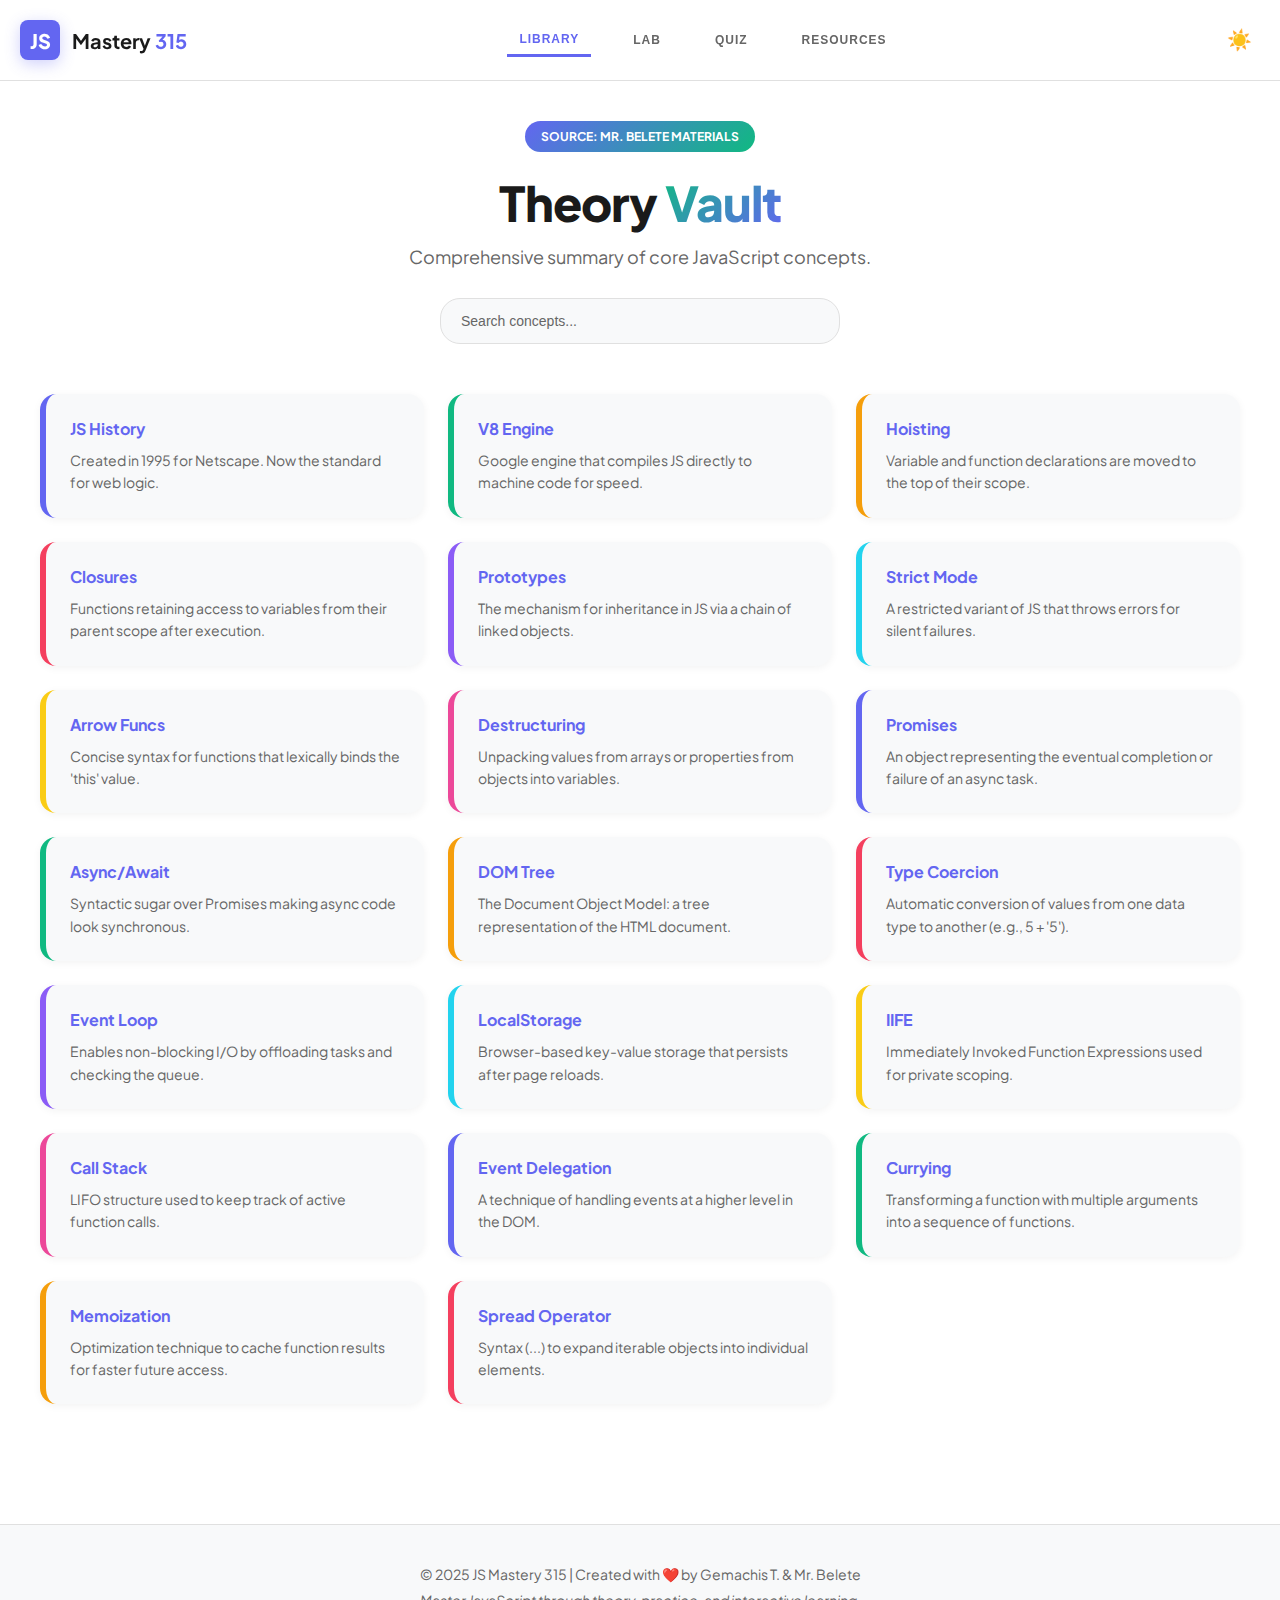
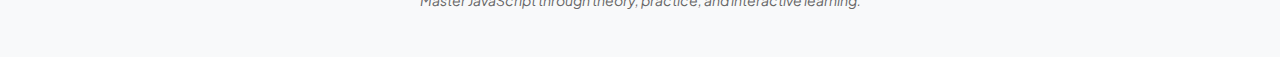
<file: a.html>
<!DOCTYPE html>
<html lang="en">
<head>
    <meta charset="UTF-8">
    <meta name="viewport" content="width=device-width, initial-scale=1.0">
    <title>JS Mastery 315 | Theory & Practice</title>
    <link href="https://fonts.googleapis.com/css2?family=Plus+Jakarta+Sans:wght@300;400;500;600;700;800&display=swap" rel="stylesheet">
    <link rel="stylesheet" href="./a.css">
</head>
<body>
    <!-- NAVIGATION -->
    <nav id="navbar" class="navbar-light">
        <div class="nav-container">
            <div class="nav-logo">
                <div class="logo-box">JS</div>
                <span class="logo-text">Mastery <span class="text-accent">315</span></span>
            </div>
            
            <div class="nav-center">
                <button id="tab-theory" class="nav-tab active" onclick="showView('theory')">Library</button>
                <button id="tab-lab" class="nav-tab" onclick="showView('lab')">Lab</button>
                <button id="tab-quiz" class="nav-tab" onclick="showView('quiz')">Quiz</button>
                <button id="tab-about" class="nav-tab" onclick="showView('about')">Resources</button>
            </div>

            <button id="darkToggle" class="theme-toggle">☀️</button>
        </div>
    </nav>

    <main class="main-container">
        <!-- THEORY SECTION -->
        <div id="view-theory" class="view-section theory-view">
            <div class="section-header">
                <span class="source-badge">Source: Mr. Belete Materials</span>
                <h1>Theory <span class="gradient-text">Vault</span></h1>
                <p>Comprehensive summary of core JavaScript concepts.</p>
                
                <div class="search-box">
                    <input type="text" id="theory-search" placeholder="Search concepts..." 
                        oninput="filterTheory()">
                </div>
            </div>

            <div id="theory-grid" class="theory-grid"></div>
        </div>

        <!-- LAB SECTION -->
        <div id="view-lab" class="view-section hidden">
            <div class="section-header">
                <h1>Code <span class="gradient-text">Lab</span></h1>
                <p>Execute over 70 script variants from the curriculum.</p>
            </div>

            <div class="lab-container">
                <div class="lab-panel snippets-panel">
                    <h3>📁 Snippets</h3>
                    <div id="lab-snippets" class="snippets-list"></div>
                </div>

                <div class="lab-center">
                    <div class="editor-wrapper">
                        <div class="editor-header">
                            <button onclick="copyCurrentCode()" class="copy-btn">Copy</button>
                            <span class="editor-label">Editor</span>
                        </div>
                        <div class="editor-box">
                            <pre id="line-numbers" class="line-numbers"></pre>
                            <textarea id="code-input" class="code-textarea" 
                                placeholder="// Select a snippet or write code..."></textarea>
                        </div>
                    </div>

                    <div class="editor-buttons">
                        <button onclick="runCode()" class="btn-run">Run Script</button>
                        <button onclick="clearConsole()" class="btn-clear">Clear</button>
                    </div>

                    <div class="console-output">
                        <p class="console-label">● Console Output</p>
                        <div id="console-output">Ready to execute...</div>
                    </div>
                </div>

                <div class="lab-panel history-panel">
                    <h3>🕒 Recent Runs</h3>
                    <div id="run-history" class="history-list">
                        <p class="history-empty">No history yet.</p>
                    </div>
                </div>
            </div>
        </div>

        <!-- QUIZ SECTION -->
        <div id="view-quiz" class="view-section hidden">
            

            <div id="view-quiz-play" class="quiz-play hidden">
                <div class="quiz-stats">
                    <span id="q-num-display" class="q-number">Q1</span>
                    <div id="live-stats" class="live-stats">
                        <div class="stat-item">
                            <p id="stat-streak">0</p>
                            <span>🔥 Streak</span>
                        </div>
                        <div class="stat-item">
                            <p id="stat-correct">0</p>
                            <span>Correct</span>
                        </div>
                        <div class="stat-item">
                            <p id="stat-wrong">0</p>
                            <span>Wrong</span>
                        </div>
                    </div>
                    <div class="progress-bar">
                        <div id="q-progress" class="progress-fill"></div>
                    </div>
                </div>

                <div class="question-box">
                    <h3 id="current-q-text">Foundations: How to declare variables?</h3>
                    <div id="options-container" class="options-grid"></div>
                </div>

                <div class="quiz-buttons">
                    <button id="btn-prev" onclick="handlePrevQ()" class="btn-nav">← Previous</button>
                    <button id="btn-check" onclick="processAnswer()" class="btn-check">Confirm Choice</button>
                    <button id="btn-next" onclick="handleNextQ()" class="btn-nav">Next →</button>
                </div>
            </div>
        </div>

        <!-- RESOURCES SECTION -->
        <div id="view-about" class="view-section about-view hidden">
            <div class="section-header">
                <h1>Resources & <span class="gradient-text">Team</span></h1>
                <p>Access materials, guides, and meet the team behind JS Mastery 315.</p>
            </div>

            <!-- Download Resources -->
            <div class="resources-grid">
                <div class="resource-card">
                    <div class="resource-icon">📚</div>
                    <h3>Uni6 Part 1</h3>
                    <p>Core fundamentals, exercises, and theory resources for Uni6 Part 1.</p>
                    <a href="./Uni6_Part1.zip" download class="btn-download">Download Part 1 📥</a>
                </div>

                <div class="resource-card">
                    <div class="resource-icon">📖</div>
                    <h3>Uni6 Part 2</h3>
                    <p>Advanced exercises and additional resources for Uni6 Part 2.</p>
                    <a href="./Uni6_Part2.zip" download class="btn-download">Download Part 2 📥</a>
                </div>
            </div>

            <!-- Team Section -->
            <div class="team-section">
                <h2 class="section-subtitle">Meet the Team</h2>
                
                <div class="team-grid">
                    <!-- Instructor Card -->
                    <div class="team-card instructor-card">
                        <div class="card-header">
                            <div class="avatar instructor-avatar">👨‍🏫</div>
                            <div>
                                <h3>Mr. Belete</h3>
                                <p class="role">Instructor</p>
                            </div>
                        </div>
                        <p class="bio">JavaScript instructor who developed the curriculum with focus on practical exercises and deep understanding of core concepts. Communicate directly for guidance.</p>
                        
                        <div class="contact-info">
                            <div class="contact-item">
                                <span class="icon">📧</span>
                                <span>belete@example.com</span>
                            </div>
                            <div class="contact-item">
                                <span class="icon">📞</span>
                                <span>+251 9XX XXX XXX</span>
                            </div>
                            <a href="https://t.me/BeleteJS" target="_blank" class="btn-contact">Join Telegram Channel</a>
                        </div>
                    </div>

                    <!-- Developer Card -->
                    <div class="team-card developer-card">
                        <div class="card-header">
                            <div class="avatar developer-avatar">👨‍💻</div>
                            <div>
                                <h3>Gemachis T.</h3>
                                <p class="role">Developer & Creator</p>
                            </div>
                        </div>
                        <p class="bio">Creator of JS Mastery 315 platform. Passionate about building interactive learning tools, web apps, and UI/UX experiences. Connect to collaborate or explore my work.</p>
                        
                        <div class="contact-info">
                            <div class="contact-item">
                                <span class="icon">📧</span>
                                <span>gemachis.dev@gmail.com</span>
                            </div>
                            <div class="contact-item">
                                <span class="icon">📍</span>
                                <span>Addis Ababa, Ethiopia</span>
                            </div>
                            <div class="skill-badges">
                                <span class="badge">JavaScript</span>
                                <span class="badge">React</span>
                                <span class="badge">Python</span>
                                <span class="badge">TailwindCSS</span>
                            </div>
                            <div class="social-links">
                                <a href="https://t.me/username" target="_blank" title="Telegram">💬 Telegram</a>
                                <a href="https://github.com/username" target="_blank" title="GitHub">🔗 GitHub</a>
                                <a href="https://linkedin.com/in/username" target="_blank" title="LinkedIn">💼 LinkedIn</a>
                            </div>
                        </div>
                    </div>
                </div>
            </div>
        </div>
    </main>

    <!-- EXPLANATION MODAL -->
    <div id="explanation-modal" class="modal hidden">
        <div class="modal-content">
            <button onclick="closeExplanation()" class="modal-close">✖</button>
            <div class="modal-body">
                <div id="expl-icon-popup" class="expl-icon">💡</div>
                <div class="expl-text">
                    <h4 id="expl-title-popup">Explanation</h4>
                    <p id="expl-body-popup"></p>
                </div>
            </div>
        </div>
    </div>

    <!-- FOOTER -->
    <footer class="footer">
        <div class="footer-content">
            <p>&copy; 2025 JS Mastery 315 | Created with ❤️ by Gemachis T. & Mr. Belete</p>
            <p class="footer-subtitle">Master JavaScript through theory, practice, and interactive learning.</p>
        </div>
    </footer>

    <script src="./a.js"></script>
</body>
</html>
</file>
<file: a.css>
/* ============================================
   GLOBAL STYLES & THEME VARIABLES
   ============================================ */

:root {
  /* Light Mode Colors */
  --bg-light: #ffffff;
  --bg-light-secondary: #f8f9fa;
  --text-light: #1a1a1a;
  --text-light-secondary: #666666;
  --border-light: #e0e0e0;
  --primary: #6366f1;
  --secondary: #10b981;
  --accent: #f59e0b;
  --danger: #ef4444;
  --glass-light: rgba(255, 255, 255, 0.8);

  /* Dark Mode Colors */
  --bg-dark: #0f172a;
  --bg-dark-secondary: #1e293b;
  --text-dark: #f0f5ff;
  --text-dark-secondary: #cbd5e1;
  --border-dark: rgba(255, 255, 255, 0.08);
  --glass-dark: rgba(15, 23, 42, 0.85);
}

/* ============================================
   BODY & LAYOUT
   ============================================ */

* {
  margin: 0;
  padding: 0;
  box-sizing: border-box;
}

body {
  font-family: "Plus Jakarta Sans", sans-serif;
  background: var(--bg-light);
  color: var(--text-light);
  transition: background-color 0.3s, color 0.3s;
  display: flex;
  flex-direction: column;
  min-height: 100vh;
}

body.dark-mode {
  background: var(--bg-dark);
  color: var(--text-dark);
}

main {
  flex: 1;
  max-width: 1280px;
  margin: 0 auto;
  width: 100%;
  padding: 40px 20px;
}

/* ============================================
   NAVBAR
   ============================================ */

.navbar-light {
  position: sticky;
  top: 0;
  z-index: 50;
  background: rgba(255, 255, 255, 0.9);
  backdrop-filter: blur(10px);
  border-bottom: 1px solid var(--border-light);
  transition: all 0.3s;
}

.navbar-light.dark-mode {
  background: rgba(15, 23, 42, 0.95);
  border-bottom: 1px solid var(--border-dark);
}

.nav-container {
  max-width: 1280px;
  margin: 0 auto;
  display: flex;
  justify-content: space-between;
  align-items: center;
  height: 80px;
  padding: 0 20px;
}

.nav-logo {
  display: flex;
  align-items: center;
  gap: 12px;
  font-weight: bold;
  font-size: 20px;
}

.logo-box {
  width: 40px;
  height: 40px;
  background: var(--primary);
  border-radius: 8px;
  display: flex;
  align-items: center;
  justify-content: center;
  color: white;
  font-weight: 800;
  box-shadow: 0 4px 15px rgba(99, 102, 241, 0.3);
}

.logo-text {
  color: var(--text-light);
}

.navbar-light.dark-mode .logo-text {
  color: var(--text-dark);
}

.text-accent {
  color: var(--primary);
}

.nav-center {
  display: flex;
  gap: 30px;
}

.nav-tab {
  background: none;
  border: none;
  color: var(--text-light-secondary);
  font-size: 12px;
  font-weight: 700;
  text-transform: uppercase;
  letter-spacing: 1px;
  cursor: pointer;
  transition: all 0.3s;
  padding: 8px 12px;
  position: relative;
}

.navbar-light.dark-mode .nav-tab {
  color: #94a3b8;
}

.nav-tab:hover {
  color: var(--text-light);
}

.navbar-light.dark-mode .nav-tab:hover {
  color: white;
  transform: translateY(-2px);
}

.nav-tab.active {
  color: var(--primary);
  border-bottom: 3px solid var(--primary);
}

.theme-toggle {
  background: none;
  border: none;
  font-size: 20px;
  cursor: pointer;
  padding: 8px;
  transition: transform 0.3s;
}

.theme-toggle:hover {
  transform: rotate(20deg);
}

@media (max-width: 768px) {
  .nav-center {
    gap: 15px;
  }

  .nav-tab {
    font-size: 10px;
    padding: 4px 8px;
  }
}

/* ============================================
   SECTION STYLES
   ============================================ */

.view-section {
  animation: slideIn 0.4s ease;
}

.view-section.hidden {
  display: none;
}

@keyframes slideIn {
  from {
    opacity: 0;
    transform: translateY(10px);
  }
  to {
    opacity: 1;
    transform: translateY(0);
  }
}

.section-header {
  text-align: center;
  margin-bottom: 50px;
}

.source-badge {
  display: inline-block;
  background: linear-gradient(135deg, var(--primary), var(--secondary));
  color: white;
  padding: 8px 16px;
  border-radius: 20px;
  font-size: 12px;
  font-weight: 700;
  text-transform: uppercase;
  margin-bottom: 20px;
}

.section-header h1 {
  font-size: 48px;
  font-weight: 900;
  margin-bottom: 12px;
  letter-spacing: -1px;
}

.section-header p {
  font-size: 18px;
  color: var(--text-light-secondary);
  margin-bottom: 30px;
}

.navbar-light.dark-mode .section-header p {
  color: var(--text-dark-secondary);
}

.gradient-text {
  background: linear-gradient(135deg, var(--secondary), var(--primary));
  -webkit-background-clip: text;
  -webkit-text-fill-color: transparent;
  background-clip: text;
}

.search-box {
  max-width: 400px;
  margin: 0 auto;
  position: relative;
}

.search-box input {
  width: 100%;
  padding: 14px 20px;
  border: 1px solid var(--border-light);
  border-radius: 20px;
  font-size: 14px;
  background: var(--bg-light-secondary);
  color: var(--text-light);
  transition: all 0.3s;
}

.navbar-light.dark-mode .search-box input {
  background: rgba(255, 255, 255, 0.05);
  border-color: var(--border-dark);
  color: var(--text-dark);
}

.search-box input::placeholder {
  color: var(--text-light-secondary);
}

.navbar-light.dark-mode .search-box input::placeholder {
  color: #94a3b8;
}

.search-box input:focus {
  outline: none;
  border-color: var(--primary);
  box-shadow: 0 0 0 3px rgba(99, 102, 241, 0.1);
}

/* ============================================
   THEORY CARDS
   ============================================ */

.theory-view {
  padding: 0 20px;
}

.theory-grid {
  display: grid;
  grid-template-columns: repeat(auto-fill, minmax(300px, 1fr));
  gap: 24px;
  margin-top: 40px;
}

.theory-card {
  border-left: 6px solid var(--primary);
  border-radius: 16px;
  padding: 24px;
  background: var(--bg-light-secondary);
  box-shadow: 0 2px 8px rgba(0, 0, 0, 0.05);
  transition: all 0.3s;
  cursor: pointer;
}

.navbar-light.dark-mode .theory-card {
  background: rgba(30, 41, 59, 0.85);
  box-shadow: 0 10px 30px rgba(0, 0, 0, 0.3);
}

.theory-card:nth-child(2) {
  border-left-color: #10b981;
}
.theory-card:nth-child(3) {
  border-left-color: #f59e0b;
}
.theory-card:nth-child(4) {
  border-left-color: #f43f5e;
}
.theory-card:nth-child(5) {
  border-left-color: #8b5cf6;
}
.theory-card:nth-child(6) {
  border-left-color: #22d3ee;
}
.theory-card:nth-child(7) {
  border-left-color: #facc15;
}
.theory-card:nth-child(8) {
  border-left-color: #ec4899;
}

.theory-card:hover {
  transform: translateY(-6px) scale(1.02);
  box-shadow: 0 12px 24px rgba(99, 102, 241, 0.15);
}

.theory-card h4 {
  font-size: 16px;
  font-weight: 700;
  margin-bottom: 10px;
  color: var(--primary);
}

.theory-card p {
  font-size: 14px;
  color: var(--text-light-secondary);
  line-height: 1.6;
}

.navbar-light.dark-mode .theory-card p {
  color: var(--text-dark-secondary);
}

/* ============================================
   LAB SECTION
   ============================================ */

.lab-container {
  display: grid;
  grid-template-columns: 300px 1fr 300px;
  gap: 24px;
  margin-top: 30px;
}

.lab-panel {
  border-radius: 20px;
  padding: 24px;
  background: var(--bg-light-secondary);
  border: 1px solid var(--border-light);
}

.navbar-light.dark-mode .lab-panel {
  background: rgba(30, 41, 59, 0.85);
  border: 1px solid var(--border-dark);
}

.lab-panel h3 {
  font-size: 16px;
  font-weight: 700;
  margin-bottom: 16px;
  color: var(--text-light);
}

.navbar-light.dark-mode .lab-panel h3 {
  color: var(--text-dark);
}

.snippets-list {
  display: flex;
  flex-direction: column;
  gap: 8px;
  max-height: 400px;
  overflow-y: auto;
}

.snippets-list button {
  background: none;
  border: none;
  padding: 12px;
  border-radius: 8px;
  text-align: left;
  font-size: 12px;
  font-weight: 600;
  color: var(--text-light-secondary);
  cursor: pointer;
  transition: all 0.3s;
  white-space: nowrap;
  overflow: hidden;
  text-overflow: ellipsis;
}

.navbar-light.dark-mode .snippets-list button {
  color: #94a3b8;
}

.snippets-list button:hover {
  background: rgba(99, 102, 241, 0.1);
  color: var(--primary);
  padding-left: 16px;
}

.editor-wrapper {
  border-radius: 20px;
  background: var(--bg-light-secondary);
  border: 1px solid var(--border-light);
  overflow: hidden;
  margin-bottom: 16px;
}

.navbar-light.dark-mode .editor-wrapper {
  background: #0f172a;
  border: 1px solid var(--border-dark);
}

.editor-header {
  display: flex;
  justify-content: space-between;
  align-items: center;
  padding: 12px 20px;
  border-bottom: 1px solid var(--border-light);
  background: var(--bg-light-secondary);
}

.navbar-light.dark-mode .editor-header {
  border-bottom: 1px solid var(--border-dark);
  background: #1e293b;
}

.copy-btn {
  background: none;
  border: none;
  color: var(--primary);
  font-size: 10px;
  font-weight: 700;
  cursor: pointer;
  transition: all 0.3s;
  text-transform: uppercase;
}

.copy-btn:hover {
  color: var(--secondary);
}

.editor-label {
  font-size: 10px;
  font-weight: 700;
  text-transform: uppercase;
  color: var(--text-light-secondary);
}

.navbar-light.dark-mode .editor-label {
  color: #94a3b8;
}

.editor-box {
  display: flex;
  background: #f8f9fa;
  min-height: 300px;
}

.navbar-light.dark-mode .editor-box {
  background: #0f172a;
}

.line-numbers {
  background: var(--bg-light-secondary);
  color: var(--text-light-secondary);
  padding: 16px 12px;
  text-align: right;
  user-select: none;
  font-family: "Courier New", monospace;
  font-size: 14px;
  line-height: 1.6;
  margin: 0;
  min-width: 50px;
}

.navbar-light.dark-mode .line-numbers {
  background: #1e293b;
  color: #64748b;
}

.code-textarea {
  flex: 1;
  background: transparent;
  border: none;
  padding: 16px 20px;
  font-family: "Courier New", monospace;
  font-size: 14px;
  color: var(--primary);
  resize: none;
  outline: none;
}

.navbar-light.dark-mode .code-textarea {
  color: #818cf8;
}

.editor-buttons {
  display: grid;
  grid-template-columns: 1fr 1fr;
  gap: 12px;
  margin-bottom: 16px;
}

.btn-run,
.btn-clear {
  padding: 12px 20px;
  border: none;
  border-radius: 12px;
  font-weight: 700;
  text-transform: uppercase;
  font-size: 12px;
  cursor: pointer;
  transition: all 0.3s;
}

.btn-run {
  background: var(--secondary);
  color: white;
}

.btn-run:hover {
  background: #059669;
  transform: scale(1.05);
}

.btn-clear {
  background: var(--bg-light-secondary);
  color: var(--text-light-secondary);
  border: 1px solid var(--border-light);
}

.navbar-light.dark-mode .btn-clear {
  background: #1e293b;
  color: #94a3b8;
  border: 1px solid var(--border-dark);
}

.btn-clear:hover {
  transform: scale(1.05);
}

.console-output {
  border-radius: 12px;
  padding: 16px;
  background: #000;
  border: 1px solid var(--border-dark);
  min-height: 100px;
}

.console-label {
  font-size: 10px;
  font-weight: 700;
  text-transform: uppercase;
  color: var(--secondary);
  margin-bottom: 8px;
  letter-spacing: 1px;
}

#console-output {
  font-family: "Courier New", monospace;
  font-size: 13px;
  color: var(--secondary);
  white-space: pre-wrap;
  word-break: break-word;
}

.snippets-panel {
  height: fit-content;
  max-height: 500px;
}

.history-panel {
  height: fit-content;
  max-height: 500px;
}

.history-list {
  display: flex;
  flex-direction: column;
  gap: 8px;
  max-height: 400px;
  overflow-y: auto;
}

.history-empty {
  font-size: 12px;
  color: var(--text-light-secondary);
  font-style: italic;
}

.navbar-light.dark-mode .history-empty {
  color: #94a3b8;
}

@media (max-width: 1024px) {
  .lab-container {
    grid-template-columns: 1fr;
  }
}

/* ============================================
   QUIZ SECTION
   ============================================ */

.quiz-home {
  display: grid;
  gap: 40px;
}

.quiz-title {
  text-align: center;
}

.quiz-title h2 {
  font-size: 56px;
  font-weight: 900;
}

.quiz-title p {
  font-size: 16px;
  color: var(--text-light-secondary);
  margin-top: 12px;
}

.navbar-light.dark-mode .quiz-title p {
  color: var(--text-dark-secondary);
}

.highlight {
  color: var(--primary);
  font-weight: 700;
}

.quiz-modes {
  display: grid;
  grid-template-columns: repeat(auto-fit, minmax(350px, 1fr));
  gap: 30px;
}

.quiz-card {
  border-radius: 24px;
  padding: 32px;
  background: var(--bg-light-secondary);
  border: 1px solid var(--border-light);
  transition: all 0.3s;
}

.navbar-light.dark-mode .quiz-card {
  background: rgba(30, 41, 59, 0.85);
  border: 1px solid var(--border-dark);
}

.quiz-card:hover {
  transform: translateY(-8px);
  box-shadow: 0 12px 24px rgba(99, 102, 241, 0.15);
}

.card-icon {
  font-size: 56px;
  margin-bottom: 16px;
  display: block;
  animation: float 3s ease-in-out infinite;
}

@keyframes float {
  0%,
  100% {
    transform: translateY(0px);
  }
  50% {
    transform: translateY(-10px);
  }
}

.card-icon.trophy {
  animation: bounce 2s ease-in-out infinite;
}

@keyframes bounce {
  0%,
  100% {
    transform: translateY(0px);
  }
  50% {
    transform: translateY(-15px);
  }
}

.quiz-card h3 {
  font-size: 24px;
  font-weight: 700;
  margin-bottom: 12px;
}

.quiz-card p {
  font-size: 14px;
  color: var(--text-light-secondary);
  margin-bottom: 24px;
  line-height: 1.6;
}

.navbar-light.dark-mode .quiz-card p {
  color: var(--text-dark-secondary);
}

.module-buttons {
  display: grid;
  grid-template-columns: repeat(2, 1fr);
  gap: 12px;
}

.module-buttons button {
  padding: 12px;
  background: rgba(99, 102, 241, 0.1);
  border: 1px solid rgba(99, 102, 241, 0.3);
  color: var(--primary);
  border-radius: 12px;
  font-weight: 700;
  font-size: 12px;
  text-transform: uppercase;
  cursor: pointer;
  transition: all 0.3s;
}

.module-buttons button:hover {
  background: rgba(99, 102, 241, 0.2);
  transform: scale(1.05);
}

.btn-grand {
  width: 100%;
  padding: 16px;
  background: linear-gradient(135deg, var(--primary), #4f46e5);
  color: white;
  border: none;
  border-radius: 12px;
  font-weight: 700;
  font-size: 14px;
  text-transform: uppercase;
  cursor: pointer;
  transition: all 0.3s;
  box-shadow: 0 8px 16px rgba(99, 102, 241, 0.3);
}

.btn-grand:hover {
  transform: scale(1.05);
  box-shadow: 0 12px 24px rgba(99, 102, 241, 0.5);
}

/* Quiz Play Section */

.quiz-play {
  max-width: 800px;
  margin: 0 auto;
}

.quiz-stats {
  display: flex;
  align-items: center;
  justify-content: space-between;
  margin-bottom: 30px;
  gap: 20px;
  flex-wrap: wrap;
}

.q-number {
  font-size: 36px;
  font-weight: 900;
  color: var(--primary);
  min-width: 100px;
}

.live-stats {
  display: flex;
  gap: 20px;
}

.stat-item {
  text-align: center;
}

.stat-item p {
  font-size: 20px;
  font-weight: 700;
  color: var(--primary);
}

.stat-item span {
  font-size: 10px;
  font-weight: 700;
  text-transform: uppercase;
  color: var(--text-light-secondary);
}

.progress-bar {
  flex: 1;
  min-width: 150px;
  background: var(--bg-light-secondary);
  height: 6px;
  border-radius: 3px;
  overflow: hidden;
}

.navbar-light.dark-mode .progress-bar {
  background: #1e293b;
}

.progress-fill {
  background: linear-gradient(90deg, var(--primary), var(--secondary));
  height: 100%;
  width: 0;
  transition: width 0.5s ease;
}

.question-box {
  background: var(--bg-light-secondary);
  border: 1px solid var(--border-light);
  border-radius: 16px;
  padding: 32px;
  margin-bottom: 24px;
  min-height: 220px;
}

.navbar-light.dark-mode .question-box {
  background: rgba(30, 41, 59, 0.85);
  border: 1px solid var(--border-dark);
}

.question-box h3 {
  font-size: 24px;
  font-weight: 700;
  margin-bottom: 24px;
  line-height: 1.5;
}

.options-grid {
  display: grid;
  grid-template-columns: repeat(auto-fit, minmax(250px, 1fr));
  gap: 16px;
}

.option-ui {
  padding: 18px 16px;
  background: var(--bg-light-secondary);
  border: 2px solid var(--border-light);
  border-radius: 16px;
  display: flex;
  align-items: center;
  gap: 12px;
  cursor: pointer;
  transition: all 0.25s;
  font-weight: 600;
}

.navbar-light.dark-mode .option-ui {
  background: rgba(255, 255, 255, 0.02);
  border: 1px solid rgba(255, 255, 255, 0.06);
}

.option-ui:hover {
  transform: translateY(-3px) scale(1.02);
  box-shadow: 0 8px 20px rgba(0, 0, 0, 0.1);
}

.navbar-light.dark-mode .option-ui:hover {
  background: rgba(255, 255, 255, 0.08);
}

.circle-icon {
  width: 28px;
  height: 28px;
  border-radius: 50%;
  border: 2px solid var(--text-light-secondary);
  display: flex;
  align-items: center;
  justify-content: center;
  font-weight: 900;
  flex-shrink: 0;
}

.option-ui.selected-choice {
  background: rgba(99, 102, 241, 0.15);
  border-color: var(--primary);
  box-shadow: 0 0 20px rgba(99, 102, 241, 0.3);
}

.option-ui.selected-choice .circle-icon {
  background: var(--primary);
  border-color: var(--primary);
  color: white;
}

.option-ui.correct-choice {
  background: rgba(16, 185, 129, 0.15);
  border-color: var(--secondary);
  box-shadow: 0 0 20px rgba(16, 185, 129, 0.3);
}

.option-ui.wrong-choice {
  background: rgba(239, 68, 68, 0.15);
  border-color: var(--danger);
  box-shadow: 0 0 20px rgba(239, 68, 68, 0.3);
}

.quiz-buttons {
  display: grid;
  grid-template-columns: 1fr 1fr 1fr;
  gap: 12px;
}

.btn-nav,
.btn-check {
  padding: 14px 20px;
  border: none;
  border-radius: 12px;
  font-weight: 700;
  text-transform: uppercase;
  font-size: 12px;
  cursor: pointer;
  transition: all 0.3s;
}

.btn-nav {
  background: var(--bg-light-secondary);
  color: var(--text-light);
  border: 1px solid var(--border-light);
}

.navbar-light.dark-mode .btn-nav {
  background: #1e293b;
  color: var(--text-dark);
  border: 1px solid var(--border-dark);
}

.btn-nav:hover {
  transform: scale(1.05);
}

.btn-check {
  background: var(--primary);
  color: white;
  grid-column: 2;
}

.btn-check:hover {
  background: #4f46e5;
  transform: scale(1.05);
}

@media (max-width: 768px) {
  .quiz-buttons {
    grid-template-columns: 1fr 1fr;
  }

  .btn-check {
    grid-column: 1 / -1;
  }
}

/* ============================================
   ABOUT/RESOURCES SECTION
   ============================================ */

.about-view {
  padding: 0 20px;
}

.resources-grid {
  display: grid;
  grid-template-columns: repeat(auto-fit, minmax(300px, 1fr));
  gap: 24px;
  margin: 40px 0 60px;
}

.resource-card {
  background: var(--bg-light-secondary);
  border: 1px solid var(--border-light);
  border-radius: 16px;
  padding: 32px;
  text-align: center;
  transition: all 0.3s;
}

.navbar-light.dark-mode .resource-card {
  background: rgba(30, 41, 59, 0.85);
  border: 1px solid var(--border-dark);
}

.resource-card:hover {
  transform: translateY(-8px);
  box-shadow: 0 12px 24px rgba(99, 102, 241, 0.15);
}

.resource-icon {
  font-size: 48px;
  margin-bottom: 16px;
  display: block;
}

.resource-card h3 {
  font-size: 20px;
  font-weight: 700;
  margin-bottom: 12px;
}

.resource-card p {
  font-size: 14px;
  color: var(--text-light-secondary);
  margin-bottom: 24px;
  line-height: 1.6;
}

.navbar-light.dark-mode .resource-card p {
  color: var(--text-dark-secondary);
}

.btn-download {
  display: inline-block;
  background: var(--primary);
  color: white;
  padding: 12px 24px;
  border-radius: 12px;
  text-decoration: none;
  font-weight: 700;
  transition: all 0.3s;
}

.btn-download:hover {
  background: #4f46e5;
  transform: scale(1.05);
}

/* Team Section */

.team-section {
  margin-top: 80px;
}

.section-subtitle {
  font-size: 32px;
  font-weight: 900;
  text-align: center;
  margin-bottom: 50px;
  letter-spacing: -1px;
}

.team-grid {
  display: grid;
  grid-template-columns: repeat(auto-fit, minmax(350px, 1fr));
  gap: 32px;
  margin-top: 40px;
}

.team-card {
  background: var(--bg-light-secondary);
  border: 1px solid var(--border-light);
  border-radius: 20px;
  padding: 32px;
  transition: all 0.3s;
}

.navbar-light.dark-mode .team-card {
  background: rgba(30, 41, 59, 0.85);
  border: 1px solid var(--border-dark);
}

.team-card:hover {
  transform: translateY(-8px);
  box-shadow: 0 12px 30px rgba(99, 102, 241, 0.15);
}

.card-header {
  display: flex;
  align-items: center;
  gap: 16px;
  margin-bottom: 20px;
}

.avatar {
  font-size: 48px;
  width: 80px;
  height: 80px;
  display: flex;
  align-items: center;
  justify-content: center;
  border-radius: 16px;
}

.instructor-avatar {
  background: rgba(99, 102, 241, 0.1);
}

.developer-avatar {
  background: linear-gradient(135deg, rgba(99, 102, 241, 0.2), rgba(168, 85, 247, 0.2));
}

.card-header h3 {
  font-size: 22px;
  font-weight: 700;
  margin-bottom: 4px;
}

.role {
  font-size: 12px;
  color: var(--primary);
  font-weight: 700;
  text-transform: uppercase;
  letter-spacing: 1px;
}

.bio {
  font-size: 14px;
  color: var(--text-light-secondary);
  line-height: 1.6;
  margin-bottom: 24px;
}

.navbar-light.dark-mode .bio {
  color: var(--text-dark-secondary);
}

.contact-info {
  display: flex;
  flex-direction: column;
  gap: 12px;
}

.contact-item {
  display: flex;
  align-items: center;
  gap: 12px;
  font-size: 14px;
  color: var(--text-light-secondary);
}

.navbar-light.dark-mode .contact-item {
  color: var(--text-dark-secondary);
}

.contact-item .icon {
  font-size: 16px;
}

.btn-contact {
  display: block;
  background: var(--primary);
  color: white;
  padding: 12px;
  border-radius: 12px;
  text-decoration: none;
  text-align: center;
  font-weight: 700;
  font-size: 12px;
  text-transform: uppercase;
  margin-top: 12px;
  transition: all 0.3s;
}

.btn-contact:hover {
  background: #4f46e5;
  transform: scale(1.05);
}

.skill-badges {
  display: flex;
  flex-wrap: wrap;
  gap: 8px;
  margin-top: 16px;
}

.badge {
  display: inline-block;
  background: rgba(99, 102, 241, 0.15);
  color: var(--primary);
  padding: 6px 12px;
  border-radius: 20px;
  font-size: 12px;
  font-weight: 600;
}

.social-links {
  display: flex;
  flex-direction: column;
  gap: 10px;
  margin-top: 16px;
  padding-top: 16px;
  border-top: 1px solid var(--border-light);
}

.navbar-light.dark-mode .social-links {
  border-top-color: var(--border-dark);
}

.social-links a {
  color: var(--primary);
  text-decoration: none;
  font-size: 13px;
  font-weight: 600;
  transition: all 0.3s;
}

.social-links a:hover {
  transform: translateX(4px);
  color: var(--secondary);
}

/* ============================================
   MODAL
   ============================================ */

.modal {
  position: fixed;
  inset: 0;
  background: rgba(0, 0, 0, 0.5);
  backdrop-filter: blur(5px);
  display: flex;
  align-items: center;
  justify-content: center;
  z-index: 100;
  animation: fadeIn 0.3s ease;
}

.modal.hidden {
  display: none;
}

@keyframes fadeIn {
  from {
    opacity: 0;
  }
  to {
    opacity: 1;
  }
}

.modal-content {
  background: var(--bg-light-secondary);
  border-radius: 20px;
  padding: 32px;
  max-width: 500px;
  width: 90%;
  position: relative;
  box-shadow: 0 20px 60px rgba(0, 0, 0, 0.3);
  animation: slideUp 0.3s ease;
}

.navbar-light.dark-mode .modal-content {
  background: #1e293b;
}

@keyframes slideUp {
  from {
    transform: translateY(20px);
    opacity: 0;
  }
  to {
    transform: translateY(0);
    opacity: 1;
  }
}

.modal-close {
  position: absolute;
  top: 16px;
  right: 16px;
  background: none;
  border: none;
  font-size: 24px;
  cursor: pointer;
  color: var(--text-light-secondary);
  transition: all 0.3s;
}

.navbar-light.dark-mode .modal-close {
  color: var(--text-dark-secondary);
}

.modal-close:hover {
  color: var(--text-light);
  transform: rotate(90deg);
}

.modal-body {
  display: flex;
  gap: 20px;
}

.expl-icon {
  font-size: 48px;
  min-width: 48px;
}

.expl-text h4 {
  font-size: 18px;
  font-weight: 700;
  margin-bottom: 12px;
}

.expl-text p {
  font-size: 14px;
  color: var(--text-light-secondary);
  line-height: 1.6;
}

.navbar-light.dark-mode .expl-text p {
  color: var(--text-dark-secondary);
}

/* ============================================
   FOOTER
   ============================================ */

.footer {
  background: var(--bg-light-secondary);
  border-top: 1px solid var(--border-light);
  padding: 40px 20px;
  margin-top: 80px;
  text-align: center;
}

.navbar-light.dark-mode .footer {
  background: #1e293b;
  border-top-color: var(--border-dark);
}

.footer-content p {
  font-size: 14px;
  color: var(--text-light-secondary);
  margin-bottom: 8px;
}

.navbar-light.dark-mode .footer-content p {
  color: var(--text-dark-secondary);
}

.footer-subtitle {
  font-size: 12px;
  font-style: italic;
}

/* ============================================
   RESPONSIVE
   ============================================ */

@media (max-width: 768px) {
  .section-header h1 {
    font-size: 32px;
  }

  .theory-grid {
    grid-template-columns: 1fr;
  }

  .quiz-stats {
    flex-direction: column;
    align-items: flex-start;
  }

  .team-grid {
    grid-template-columns: 1fr;
  }

  .resources-grid {
    grid-template-columns: 1fr;
  }
}
</file>
